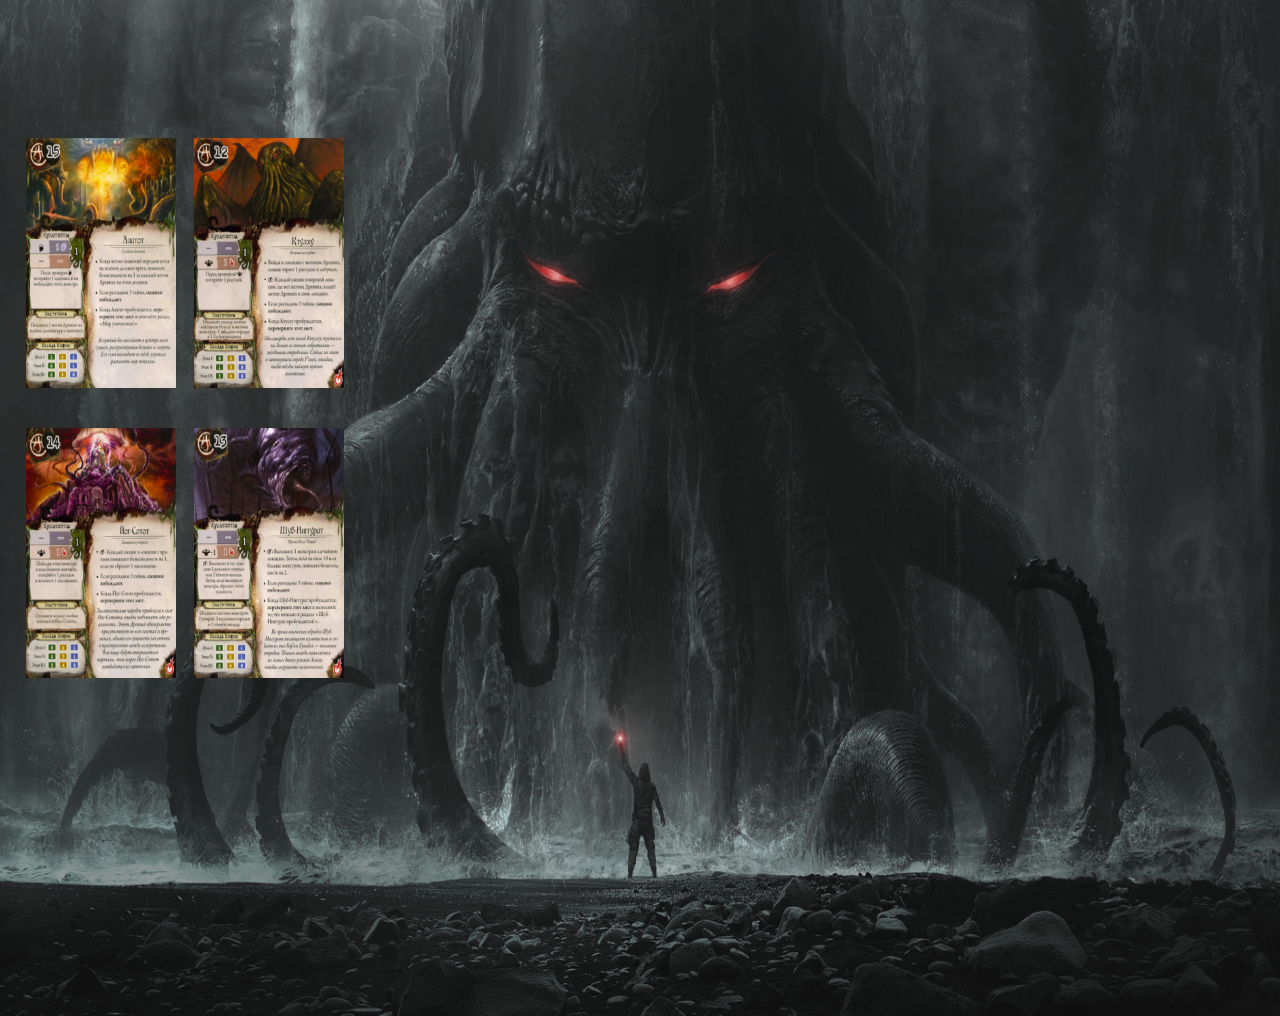
<file: index.html>
<!DOCTYPE html>
<html lang="en">
<head>
    <meta charset="UTF-8">
    <meta http-equiv="X-UA-Compatible" content="IE=edge">
    <meta name="viewport" content="width=device-width, initial-scale=1.0">
    <link rel="stylesheet" href="styles.css">
    <title>rpg0007 codejam-eldritch</title>
</head>
<body>
   <div class="ancients_container">
    <div class="ancient1 ancient"></div>
    <div class="ancient2 ancient"></div>
    <div class="ancient3 ancient"></div>
    <div class="ancient4 ancient"></div>
   </div>
   <div class="difficulty_container">
    <div class="diff-vryeasy difficulty-box">
        Very Easy
    </div>
    <div class="diff-easy difficulty-box">
        Easy
    </div>
    <div class="diff-normal difficulty-box">
        Normal
    </div>
    <div class="diff-hard difficulty-box">
        Hard
    </div>
    <div class="diff-vryhard difficulty-box">
        Very Hard
    </div>
   </div> 
   <div class="deck_container">
    <div class="deck_preview">
        <div class="stages">
            <span class="stagetext">Stage 1 :</span>
            <span class="stagetext">Stage 2 :</span>
            <span class="stagetext">Stage 3 :</span>
        </div>
        
      
        <div class="stage_counter"> 
            <div class="stage">   
            <div class="green stage1"></div>
            <div class="brown stage1"></div>
            <div class="blue stage1"></div>
        </div>
        <div class="stage">
            <div class="green stage2"></div>
            <div class="brown stage2"></div>
            <div class="blue stage2"></div>
        </div>
        <div class="stage">
            <div class="green stage3"></div>
            <div class="brown stage3"></div>
            <div class="blue stage3"></div>
        </div>
    </div>
    </div>
    <button class="shuffle_btn">Shuffle</button>
    <div class="card_preview">
        <div class="card_preview2"></div>
        <div class="card_preview1"></div>
    </div>
    
   </div>
   <script src="../codejam-eldritch/index.js"></script>
</body>
</html>
</file>
<file: styles.css>
html{
box-sizing: border-box;
}
body{
    display: flex;
    flex-direction: row;
    gap: 5%;
    max-width: 100%;
    height: 100%;
    background: url(../codejam-eldritch/assets/home.png);
    background-repeat: no-repeat;
    background-size:100% 100%;
}
.ancients_container{
    display: flex;
    flex-direction: row;
    flex-wrap: wrap;
    width: 28%;
    gap: 5%;
    height: 800px;
    justify-content: center;
    align-items: center;
    align-content: center;
}
.ancient1{
    width: 150px;
    height: 250px;
    background: url(../codejam-eldritch/assets/Ancients/Azathoth.png);
    background-size: 150px 250px;}
.ancient2{
    width: 150px;
    height: 250px;
    background: url(../codejam-eldritch/assets/Ancients/Cthulthu.png);
    background-size: 150px 250px;
 }
.ancient3{
    width: 150px;
    height: 250px;
    background: url(../codejam-eldritch/assets/Ancients/IogSothoth.png);
    background-size: 150px 250px;}
.ancient4{
    width: 150px;
    height: 250px;
    background: url(../codejam-eldritch/assets/Ancients/ShubNiggurath.png);
    background-size: 150px 250px;}
    .difficulty_container{
        display: flex;
        height: 1000px;
        flex-direction: column;
        justify-content: center;
        align-items: center;
        width: 10%;
        gap: 20px;
        visibility: hidden;
    }
    .difficulty-box{
        display: flex;
        align-items: center;
        justify-content: center;
        border: 2px solid blue;
        color: white;
        height: 30px;
        width: 100%;
    }
   
    .deck_container{
        display: flex;
        flex-direction: column;
        gap: 50px;
        width: 50%;
    align-items: center;
    visibility: hidden;
    }
.deck_preview{
    display: flex;
    flex-direction: row;
    align-items: center ;
    
    width: 100%;
    height: 200px;
}
.stage{
    display: flex;
    flex-direction: row;
    width: 65%;
    align-items: center;
    gap: 20%;
    height: 50px;
    border: 1px solid wheat;
    background-color: brown;
}
.stages{
    margin-top: -25px;
    display: flex;
    flex-direction: column;
    gap: 45px;  
    width: 17%;
}
.stagetext{color: white;
font-size: 20px;}
.green{
    display: flex;
    align-items: center;
    justify-content: center;
    color: white;
    font-size: 25px;
    width: 45px;
    height: 45px;
    margin-left: 15%;
    border-radius: 22.5px;
    background-color: green;
}
.brown{
    display: flex;
    align-items: center;
    justify-content: center;
    color: rgb(3, 3, 3);
    font-size: 25px;
    width: 45px;
    height: 45px;
    border-radius: 22.5px;
    background-color: rgb(214, 214, 18);
}
.active{
    background-color: red;
    border: 3px solid green;
}
.blue{
    display: flex;
    align-items: center;
    justify-content: center;
    color: white;
    font-size: 25px;
    width: 45px;
    height: 45px;
    border-radius: 22.5px;
    background-color: blue;
}
.stage_counter{
    display: flex;
    flex-direction: column;
    align-items: center ;
    gap: 10px;
    width: 90%;
    height: 200px;   
}
.shuffle_btn{
    width: 30%;
    height: 30px;
}
.card_preview{
    display: flex;
    flex-direction: row;
    justify-content: center;
    width: 100%;
    gap: 5%;
    height: 250px;
 visibility: hidden;
}
.card_preview1{ 
    
  
    width: 276px;
    height: 407px;
   
}
.card_preview2{ 
    background: url(../codejam-eldritch/assets/mythicCardBackground.png);
    background-size: 150px 250px;
    width: 150px;
    height: 250px;
   
}
</file>
